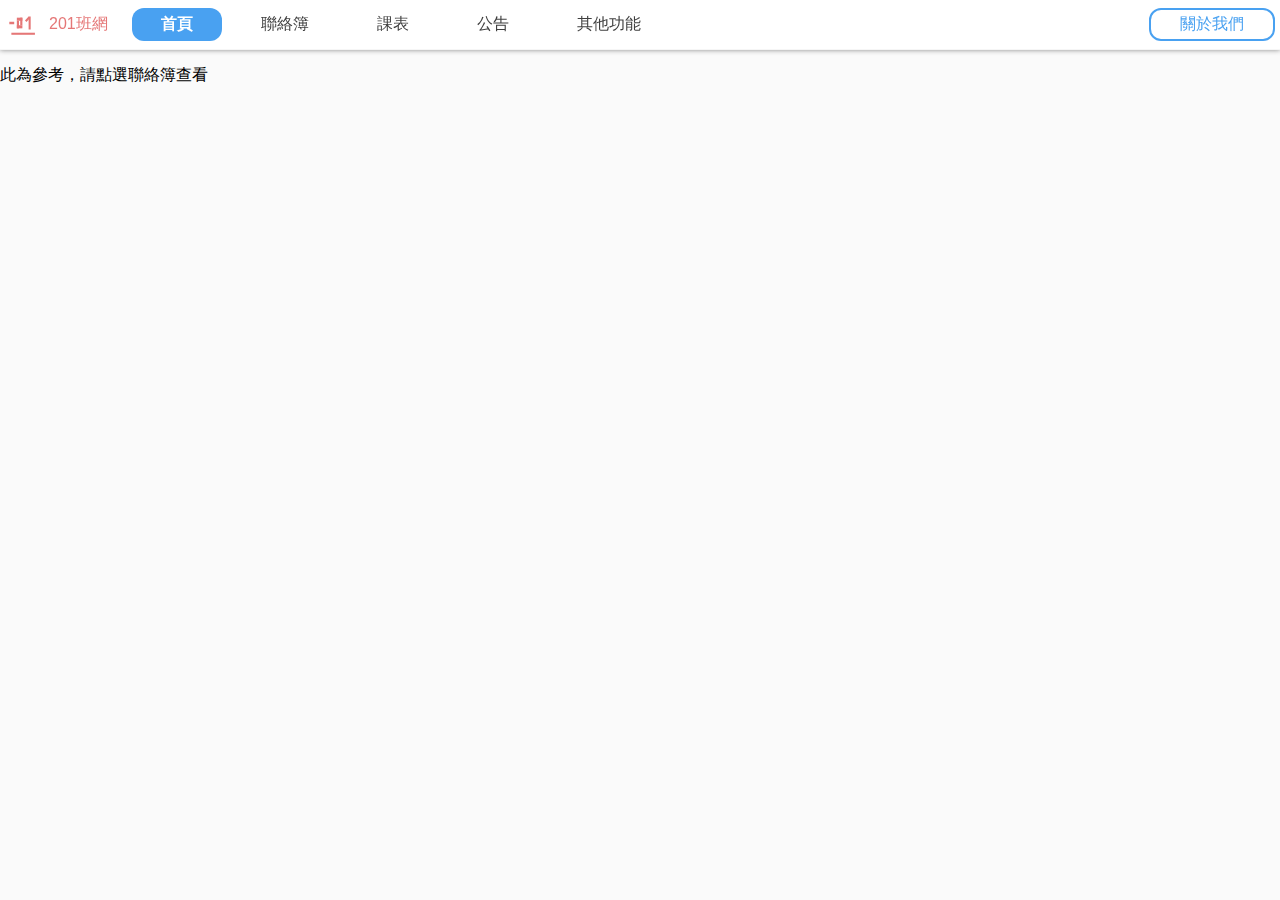
<file: index.html>
<!DOCTYPE html>
<html>
    <head>
        <meta http-equiv="content-type" content="text/html; charset=utf-8"/>
        <title>一班不一般班網</title>      
        <link href="css/navigator.css" rel="stylesheet" type="text/css">
        <link href="css/main_container.css" rel="stylesheet" type="text/css">
        <script type="text/javascript" src="js/jquery-3.6.0.min.js"></script>
    </head>
    <body>
        <div class=Navigator>
            <a href="index.html" id=logo>
                <img src="pic/logo.svg" style="height: 30px;float:left"></img>
                <p>201班網</p>
            </a>
            <ul class=Navi_item>
                <li><a href="index.html" class="nav_active">首頁</a></li>
                <li><a href="contactbook.html">聯絡簿</a></li>
                <li><a href="schedule.html">課表</a></li>
                <li><a href="announcement.html".html">公告</a></li>
                <li><a href="otherService.html">其他功能</a></li>
                <li class="nav_right_float"><a href="about.html" class="nav_important">關於我們</a></li>
            </ul>
        </div>
        <div class="main_container">
            <p>此為參考，請點選聯絡簿查看</p>
        </div>
        <script src="js/main_container.js" type="text/javascript" charset="utf-8"></script>
    </body>
</html>
</file>
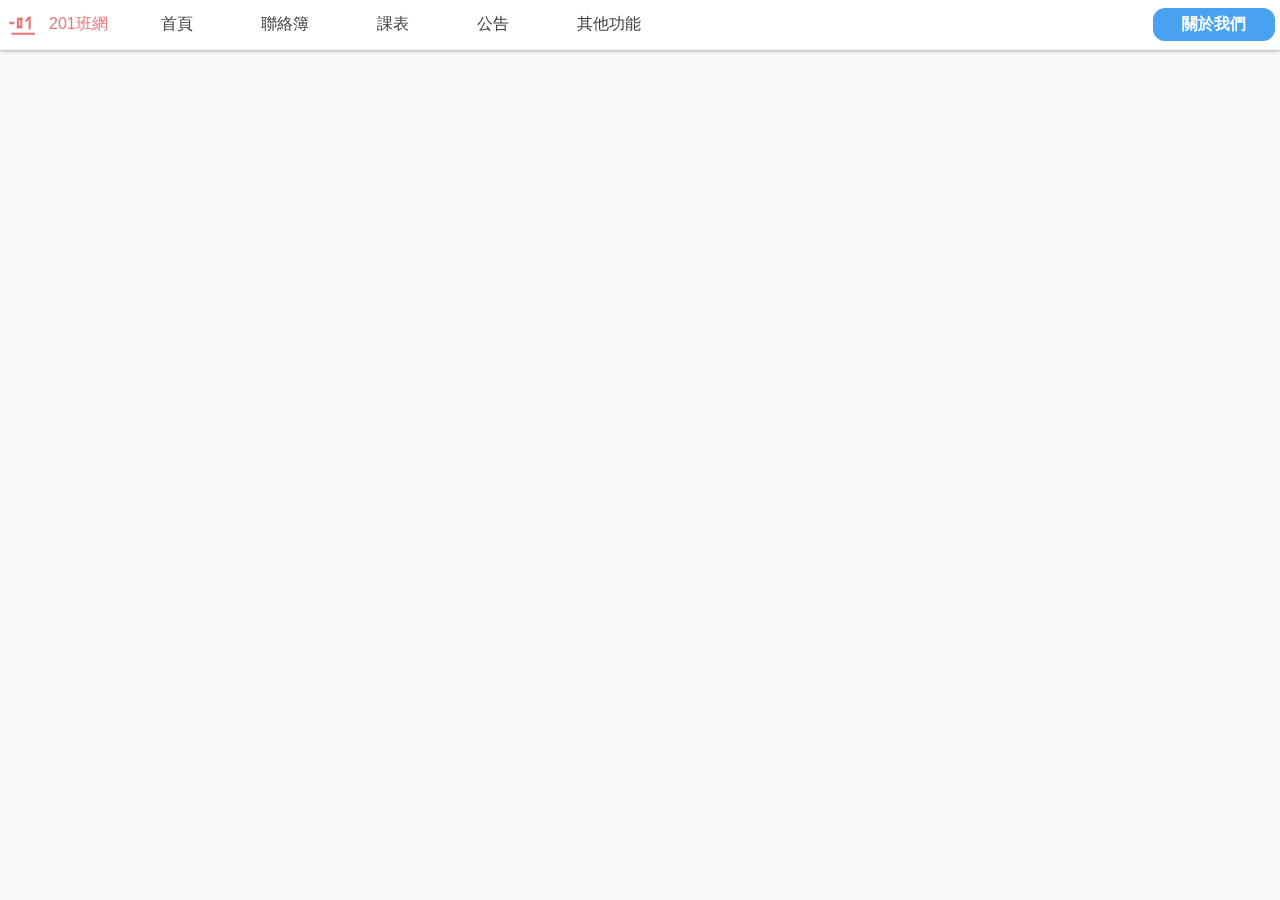
<file: about.html>
<!DOCTYPE html>
<html>
    <head>
        <meta http-equiv="content-type" content="text/html; charset=utf-8"/>
        <title>一班不一般班網</title>      
        <link href="css/navigator.css" rel="stylesheet" type="text/css">
        <link href="css/main_container.css" rel="stylesheet" type="text/css">
        <script type="text/javascript" src="js/jquery-3.6.0.min.js"></script>
    </head>
    <body>
        <div class=Navigator>
            <a href="index.html" id=logo>
                <img src="pic/logo.svg" style="height: 30px;float:left"></img>
                <p>201班網</p>
            </a>
            <ul class=Navi_item>
                <li><a href="index.html"">首頁</a></li>
                <li><a href="contactbook.html">聯絡簿</a></li>
                <li><a href="schedule.html">課表</a></li>
                <li><a href="announcement.html">公告</a></li>
                <li><a href="otherService.html">其他功能</a></li>
                <li class="nav_right_float"><a href="about.html" class="nav_active">關於我們</a></li>
            </ul>
        </div>
    </body>
</html>
</file>
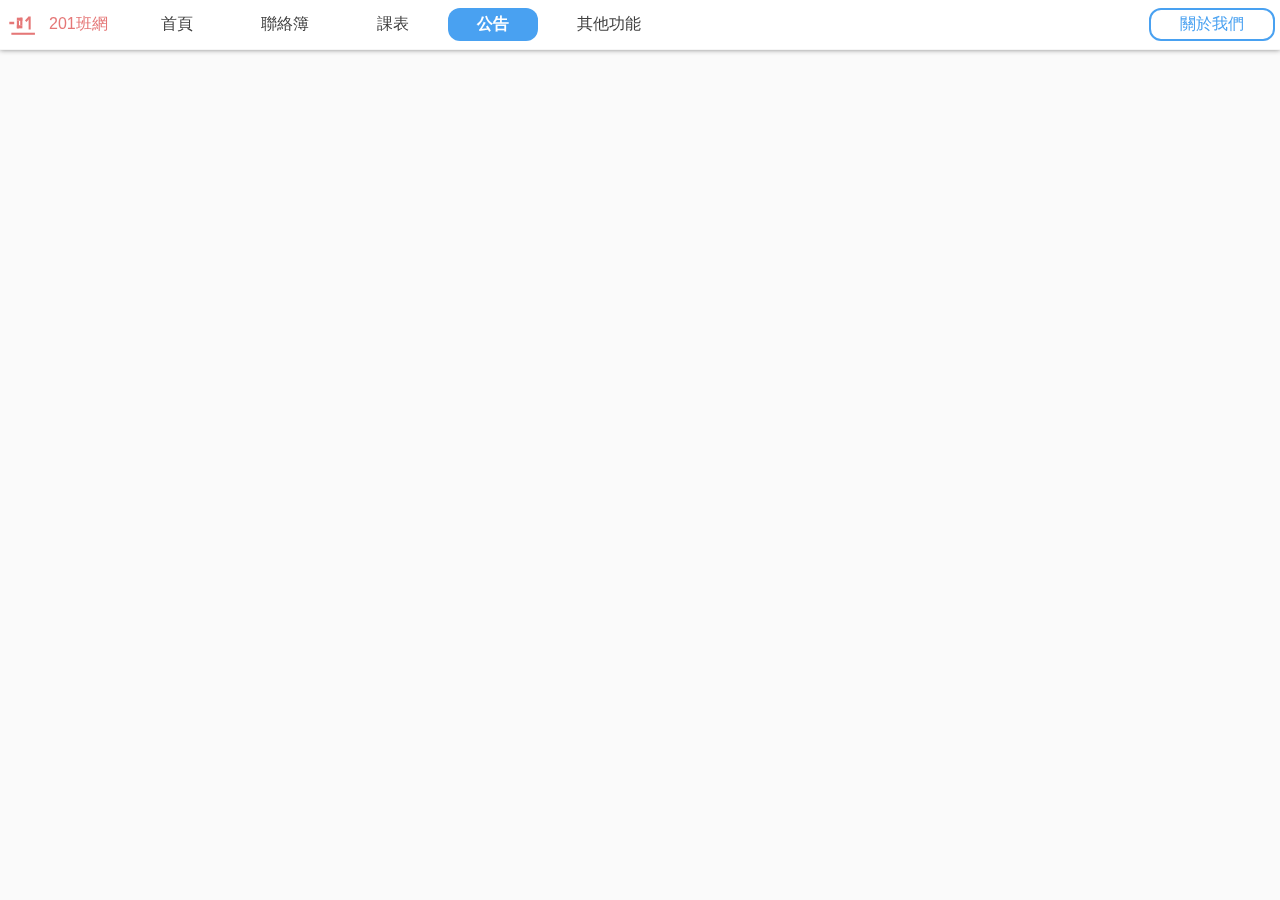
<file: announcement.html>
<!DOCTYPE html>
<html>
    <head>
        <meta http-equiv="content-type" content="text/html; charset=utf-8"/>
        <title>一班不一般班網</title>      
        <link href="css/navigator.css" rel="stylesheet" type="text/css">
        <link href="css/main_container.css" rel="stylesheet" type="text/css">
        <script type="text/javascript" src="js/jquery-3.6.0.min.js"></script>
    </head>
    <body>
        <div class=Navigator>
            <a href="index.html" id=logo>
                <img src="pic/logo.svg" style="height: 30px;float:left"></img>
                <p>201班網</p>
            </a>
            <ul class=Navi_item>
                <li><a href="index.html"">首頁</a></li>
                <li><a href="contactbook.html">聯絡簿</a></li>
                <li><a href="schedule.html">課表</a></li>
                <li><a href="announcement.html" class="nav_active">公告</a></li>
                <li><a href="otherService.html">其他功能</a></li>
                <li class="nav_right_float"><a href="about.html" class="nav_important">關於我們</a></li>
            </ul>
        </div>
    </body>
</html>
</file>
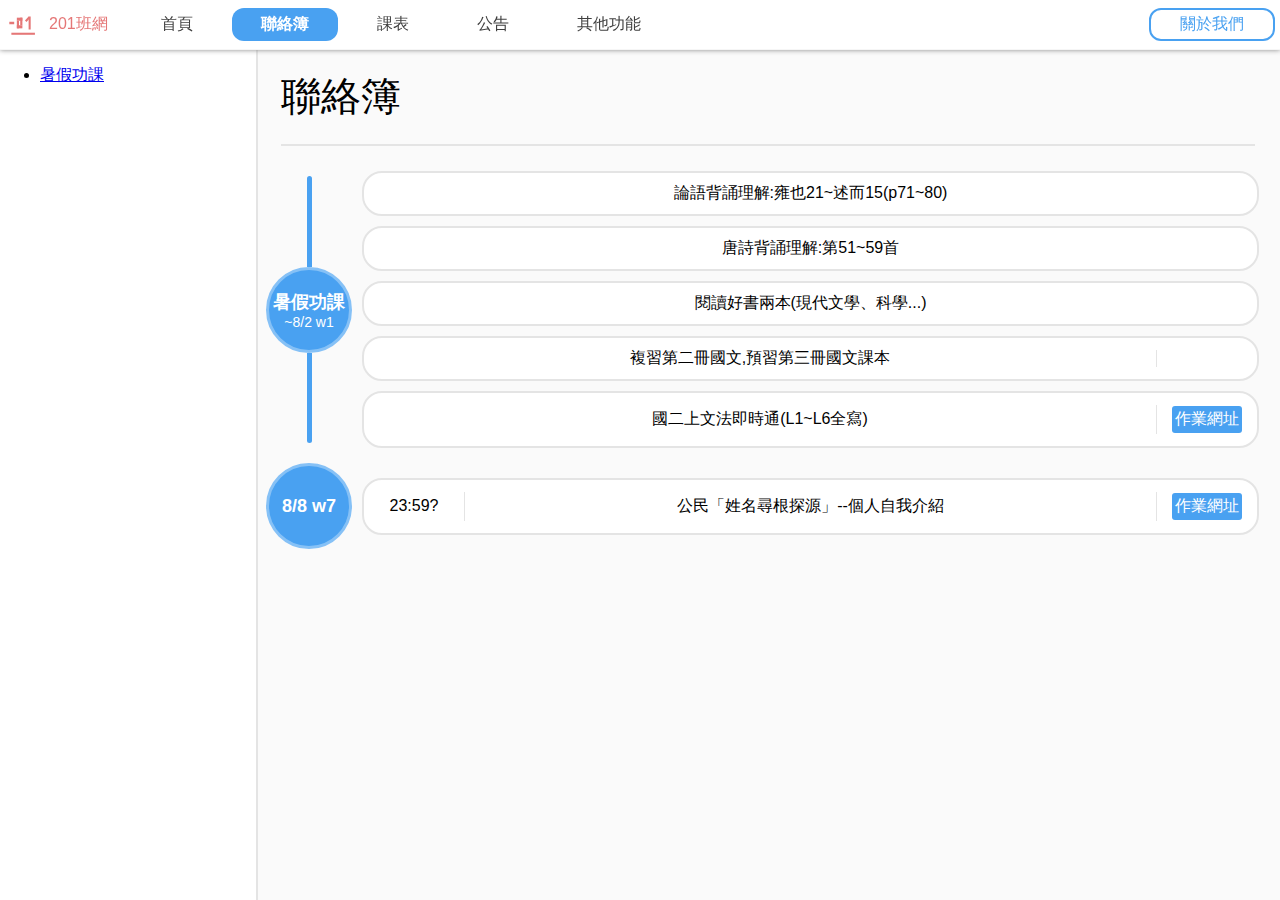
<file: contactbook.html>
<!DOCTYPE html>
<html>
    <head>
        <meta http-equiv="content-type" content="text/html; charset=utf-8"/>
        <title>一班不一般班網</title>
        <link href="css/navigator.css" rel="stylesheet" type="text/css">
        <link href="css/main_container.css" rel="stylesheet" type="text/css">
        <link href="css/CList.css" rel="stylesheet" type="text/css">
        <link href="css/quicklink_container.css" rel="stylesheet" type="text/css">
        <script type="text/javascript" src="js/jquery-3.6.0.min.js"></script>
    </head>
    <body>
        <div class=Navigator>
            <a href="index.html" id=logo>
                <img src="pic/logo.svg" style="height: 30px;float:left"></img>
                <p>201班網</p>
            </a>
            <ul class=Navi_item>
                <li><a href="index.html">首頁</a></li>
                <li><a href="contactbook.html" class="nav_active">聯絡簿</a></li>
                <li><a href="schedule.html">課表</a></li>
                <li><a href="announcement.html".html">公告</a></li>
                <li><a href="otherService.html">其他功能</a></li>
                <li class="nav_right_float"><a href="about.html" class="nav_important">關於我們</a></li>
            </ul>
        </div>
        <div class="quicklink_container">
            <ul>
                <li><a href="quick_day">暑假功課</a></li>
            </ul>
        </div>
        <div class="main_container">
            <p class="title">聯絡簿</p>
            <div class="line"></div>
            <div class="CList" id="No_Overdue">
                <div class="day_item">
                    <div class="deadline_container">
                        <div class="decoline start"></div>
                        <div class="deadline">
                            <div class="maindate">暑假功課</div>
                            <div class="subdate">~8/2 w1</div>
                        </div>
                        <div class="decoline end"></div>
                    </div>
                    <div class="data">
                        <div class="homework_item">
                            <div class="homework">
                                <div class="name">論語背誦理解:雍也21~述而15(p71~80)</div>
                            </div>
                        </div>
                        <div class="homework_item">
                            <div class="homework">
                                <div class="name">唐詩背誦理解:第51~59首</div>
                            </div>
                        </div>
                        <div class="homework_item">
                            <div class="homework">
                                <div class="name">閱讀好書兩本(現代文學、科學...)</div>
                            </div>
                        </div>
                        <div class="homework_item">
                            <div class="homework">
                                <div class="name">複習第二冊國文,預習第三冊國文課本</div>
                            </div>
                            <div class="seperator"></div>
                            <div class="links">
                            </div>
                        </div>
                        <div class="homework_item">
                            <div class="homework">
                                <div class="name">國二上文法即時通(L1~L6全寫)</div>
                            </div>
                            <div class="seperator"></div>
                            <div class="links">
                                <a href="https://drive.google.com/file/d/12M_LnxB0W2lXs7Cl0xXwBfBRssa_nDKI/view" target="_blank">作業網址</a>
                            </div>
                        </div>
                    </div>
                </div>
                <div class="day_item">
                    <div class="deadline_container">
                        <div class="decoline"></div>
                        <div class="deadline">
                            <div class="maindate">8/8 w7</div>
                        </div>
                        <div class="decoline"></div>
                    </div>
                    <div class="data">
                        <div class="homework_item">
                            <div class="time">23:59?</div>
                            <div class="seperator"></div>
                            <div class="homework">
                                <div class="name">公民「姓名尋根探源」--個人自我介紹</div>
                            </div>
                            <div class="seperator se_right"></div>
                            <div class="links">
                                <a href="https://classroom.google.com/c/MzczMjkzMDQ2OTY2/a/Mzc0MjQ1NTE1MTE2/details" target="_blank">作業網址</a>
                            </div>
                        </div>
                    </div>
                </div>
            </div>
        </div>
        <script src="js/main_container.js" type="text/javascript" charset="utf-8"></script>
    </body>
</html>
</file>
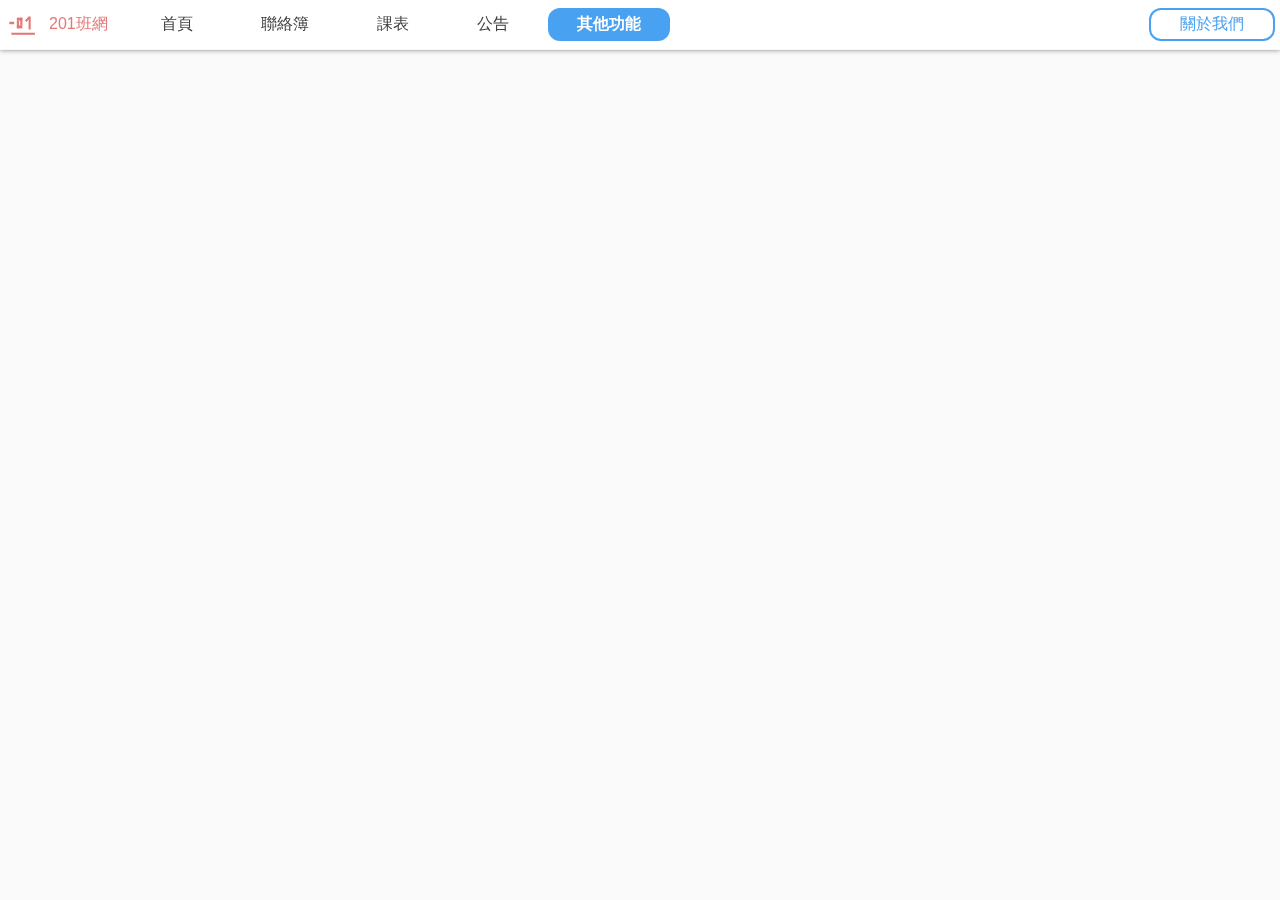
<file: otherService.html>
<!DOCTYPE html>
<html>
    <head>
        <meta http-equiv="content-type" content="text/html; charset=utf-8"/>
        <title>一班不一般班網</title>      
        <link href="css/navigator.css" rel="stylesheet" type="text/css">
        <link href="css/main_container.css" rel="stylesheet" type="text/css">
        <script type="text/javascript" src="js/jquery-3.6.0.min.js"></script>
    </head>
    <body>
        <div class=Navigator>
            <a href="index.html" id=logo>
                <img src="pic/logo.svg" style="height: 30px;float:left"></img>
                <p>201班網</p>
            </a>
            <ul class=Navi_item>
                <li><a href="index.html"">首頁</a></li>
                <li><a href="contactbook.html">聯絡簿</a></li>
                <li><a href="schedule.html">課表</a></li>
                <li><a href="announcement.html">公告</a></li>
                <li><a href="otherService.html" class="nav_active">其他功能</a></li>
                <li class="nav_right_float"><a href="about.html" class="nav_important">關於我們</a></li>
            </ul>
        </div>
</file>
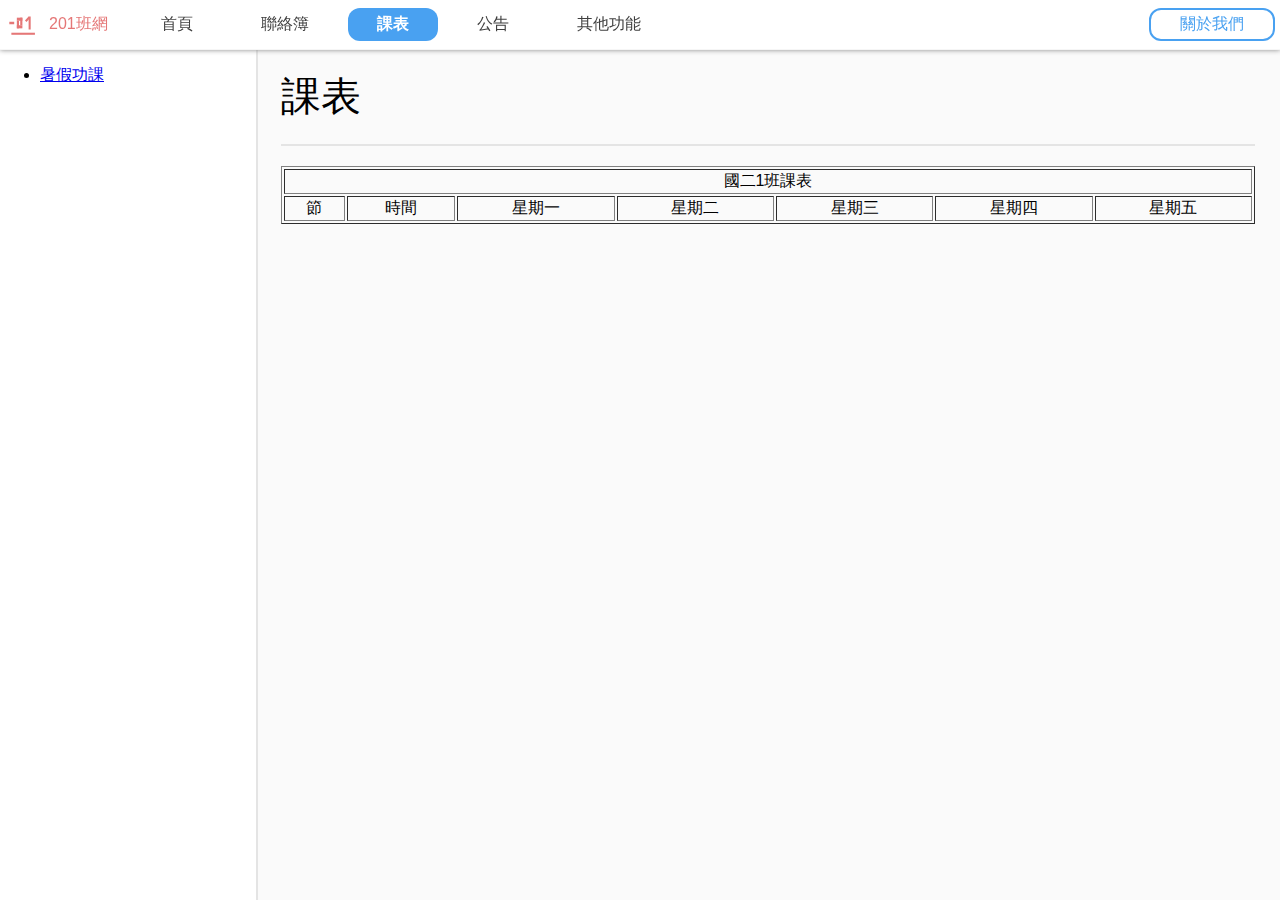
<file: schedule.html>
<!DOCTYPE html>
<html>
    <head>
        <meta http-equiv="content-type" content="text/html; charset=utf-8"/>
        <title>一班不一般班網</title> 
        <link href="css/schedule.css" rel="stylesheet" type="text/css">
        <link href="css/navigator.css" rel="stylesheet" type="text/css">
        <link href="css/main_container.css" rel="stylesheet" type="text/css">
        <link href="css/quicklink_container.css" rel="stylesheet" type="text/css">
        <script type="text/javascript" src="js/jquery-3.6.0.min.js"></script>
    </head>
    <body>
        <div class=Navigator>
            <a href="index.html" id=logo>
                <img src="pic/logo.svg" style="height: 30px;float:left"></img>
                <p>201班網</p>
            </a>
            <ul class=Navi_item>
                <li><a href="index.html"">首頁</a></li>
                <li><a href="contactbook.html">聯絡簿</a></li>
                <li><a href="schedule.html" class="nav_active">課表</a></li>
                <li><a href="announcement.html">公告</a></li>
                <li><a href="otherService.html">其他功能</a></li>
                <li class="nav_right_float"><a href="about.html" class="nav_important">關於我們</a></li>
            </ul>
        </div>
        <div class="quicklink_container">
            <ul>
                <li><a href="quick_day">暑假功課</a></li>
            </ul>
        </div>
        <div class="main_container">
            <p class="title">課表</p>
            <div class="line"></div>
            <table border="1px solid">
                <thead>
                    <tr>
                        <td colspan="7">國二1班課表</td>
                    </tr>
                    <tr>
                        <td>節</td>
                        <td>時間</td>
                        <td>星期一</td>
                        <td>星期二</td>
                        <td>星期三</td>
                        <td>星期四</td>
                        <td>星期五</td>
                    </tr>
                </thead>
            </table>
        </div>
        <script type="text/javascript" src="js/main_container.js"></script>
    </body>
</html>
</file>
<file: css/navigator.css>
#logo{
    display: block;
    font-size: 16px;
    float: left;
    padding: 8px 5px;
    text-decoration: none;
}
#logo p{
    font-size: 16px;
    float: left;
    padding: 6px 14px;
    color: #e57777;
    margin:0;
    display: block;
}
.Navigator{
    margin: 0;
    padding: 0;
    top: 0;
    left: 0;
    z-index: 1;
    overflow: hidden;
    position: fixed;
    background-color: #ffffff;
    border-bottom: 1px solid #f6f6f6;
    box-shadow: 0px 0px 5px #888888;
    width: 100%;
    display: block;
}
.Navi_item{
    list-style-type: none;
    margin: 0px;
    display: block;
}
.Navi_item li{
    float: left;
    padding: 8px 5px;
}
.Navi_item li a{
    font-size: 16px;
    display: block;
    border-radius: 12px;
    color: #3f3f3f;
    text-align: center;
    padding: 6px 29px;
    text-decoration: none;
    transition: 0.3s;
}
.Navi_item li a:hover{
    background-color: #e4e4e4;
}
.Navi_item li a.nav_active{
    background-color: #49A1F1;
    font-weight: bold;
    color: #ffffff;
}
.Navi_item li a.nav_active:hover{
    background-color: #2D93EF;
}
.Navi_item li a.nav_active:active{
    background-color: #2982cf;
}
.Navi_item li.nav_right_float{ 
    float: right;
}
.Navi_item li a.nav_important{
    border: 2px solid #49A1F1;
    color: #49A1F1;
    padding: 4px 29px;
}
.Navi_item li a.nav_important:hover{
    border: 2px solid #49A1F1;
    background-color: #49A1F1;
    color: #ffffff;
}
</file>
<file: css/main_container.css>
:root {
    --spacing: 50px;
}
body{
    margin: 0px;
    background-color: #fafafa;
    font-family: "Microsoft JhengHei", sans-serif;
}
.main_container{
    background-color: #fafafa;
    z-index: 0;
    display: flex;
    flex-direction:column;
}
p.title{
    color: #000000;
    font-size: 40px;
    margin-top: 20px;
    margin-bottom: 10px;
    margin-left: calc(var(--spacing) / 2);
}
div.line{
    background-color: #e4e4e4;
    width: calc(100% - var(--spacing));
    height: 2px;
    margin-top: 10px;
    margin-bottom: 20px;
    display: inline-block;
    align-self: center;
}
</file>
<file: css/CList.css>
:root {
    --spacing: 50px;
}
.CList{
    display: flex;
    width: 100%;
    flex-direction: column;
}
.CList div.day_item{
    display:flex;
    flex-direction: row;
}
.CList div.day_item .deadline_container{
    float: left;
    display: flex;
    flex-direction: column;
    align-items: center;
    margin: 10px;
}
.CList div.day_item .deadline_container .decoline{
    width: 5px;
    height: calc((100% - 86px) / 2);
    background-color: #49A1F1;
}
.CList div.day_item .deadline_container .decoline.start{
    border-top-left-radius: 2.5px;
    border-top-right-radius: 2.5px;
}
.CList div.day_item .deadline_container .decoline.end{
    border-bottom-left-radius: 2.5px;
    border-bottom-right-radius: 2.5px;
}
.CList div.day_item .deadline_container .deadline{
    background-color: #49A1F1;
    width: 80px;
    height: 80px;
    border: 3px #86C1F6 solid;
    border-radius: 50%;
    display: flex;
    flex-direction: column;
    flex-wrap: wrap;
    align-items: center;
    justify-content: center;
    cursor: default;
}
.CList div.day_item .deadline .maindate{
    color: #ffffff;
    font-size: 18px;
    font-weight: bold;
}
.CList div.day_item .deadline .subdate{
    color: #ffffff;
    font-size: 14px;
}
.CList div.day_item .data{
    display: flex;
    flex-flow: column wrap;
    justify-content: center;
    margin-right: calc(var(--spacing) / 2);
    width: 100%;
}
.CList div.day_item .data .homework_item{
    background-color: #ffffff;
    border: 2px solid #e4e4e4;
    width: 100%;
    padding: 10px 0px;
    margin-top: 5px;
    margin-bottom: 5px;
    border-radius: 20px;
    display: flex;
    flex-direction: row;
    align-items: center;
    transition: 0.3s;
}
.CList div.day_item .data .homework_item:hover{
    box-shadow: 2px 2px 3px #888888;
}
.CList div.day_item .data .homework_item .time{
    cursor: default;
    width: 100px;
    text-align:center;
    justify-self: flex-start;
    display: block;
}
.CList div.day_item .data .homework_item .homework{
    cursor: default;
    flex: 1;
    display: block;
}
.CList div.day_item .data .homework_item .homework .name{
    text-align: center;
    font-size: 16px;
    display: block;
}
.CList div.day_item .data .homework_item .homework .comments div{
    font-size: 14px;
    text-align: center;
    display: block;
    color: #49A1F1;
}
.CList div.day_item .data .homework_item .links{
    width: 100px;
    display: flex;
    flex-flow: row wrap;
    justify-content: center;
    justify-self: flex-end;
}
.CList div.day_item .data .homework_item .links a{
    display: block;
    margin: 3px;
    padding: 3px;
    border-radius: 3px;
    text-decoration:none;
    background-color: #49A1F1;
    color: #ffffff;
    transition: 0.3s;
}
.CList div.day_item .data .homework_item .links a:hover{
    background-color: #7eb7e9;
}
.CList div.day_item .data .homework_item .links a:active{
    background-color: #b4d3ee;
}
.CList div.day_item .data .homework_item .seperator{
    height: calc(100% - 4px);
    background-color: #e4e4e4;
    min-width: 1px;
    display: block;
}
.CList div.day_item .data .homework_item .se_right{
    justify-self: flex-end;
}
</file>
<file: css/quicklink_container.css>
.quicklink_container{
    background-color: #ffffff;
    border-right: 2px solid #e4e4e4;
    position: fixed;
    left: 0;
    top: 0;
    width: 20%;
}
</file>
<file: css/schedule.css>
:root {
    --spacing: 50px;
}
table{
    margin-left: calc(var(--spacing) / 2);
    margin-right: calc(var(--spacing) / 2);
}
table td{
    text-align: center;
}
</file>
